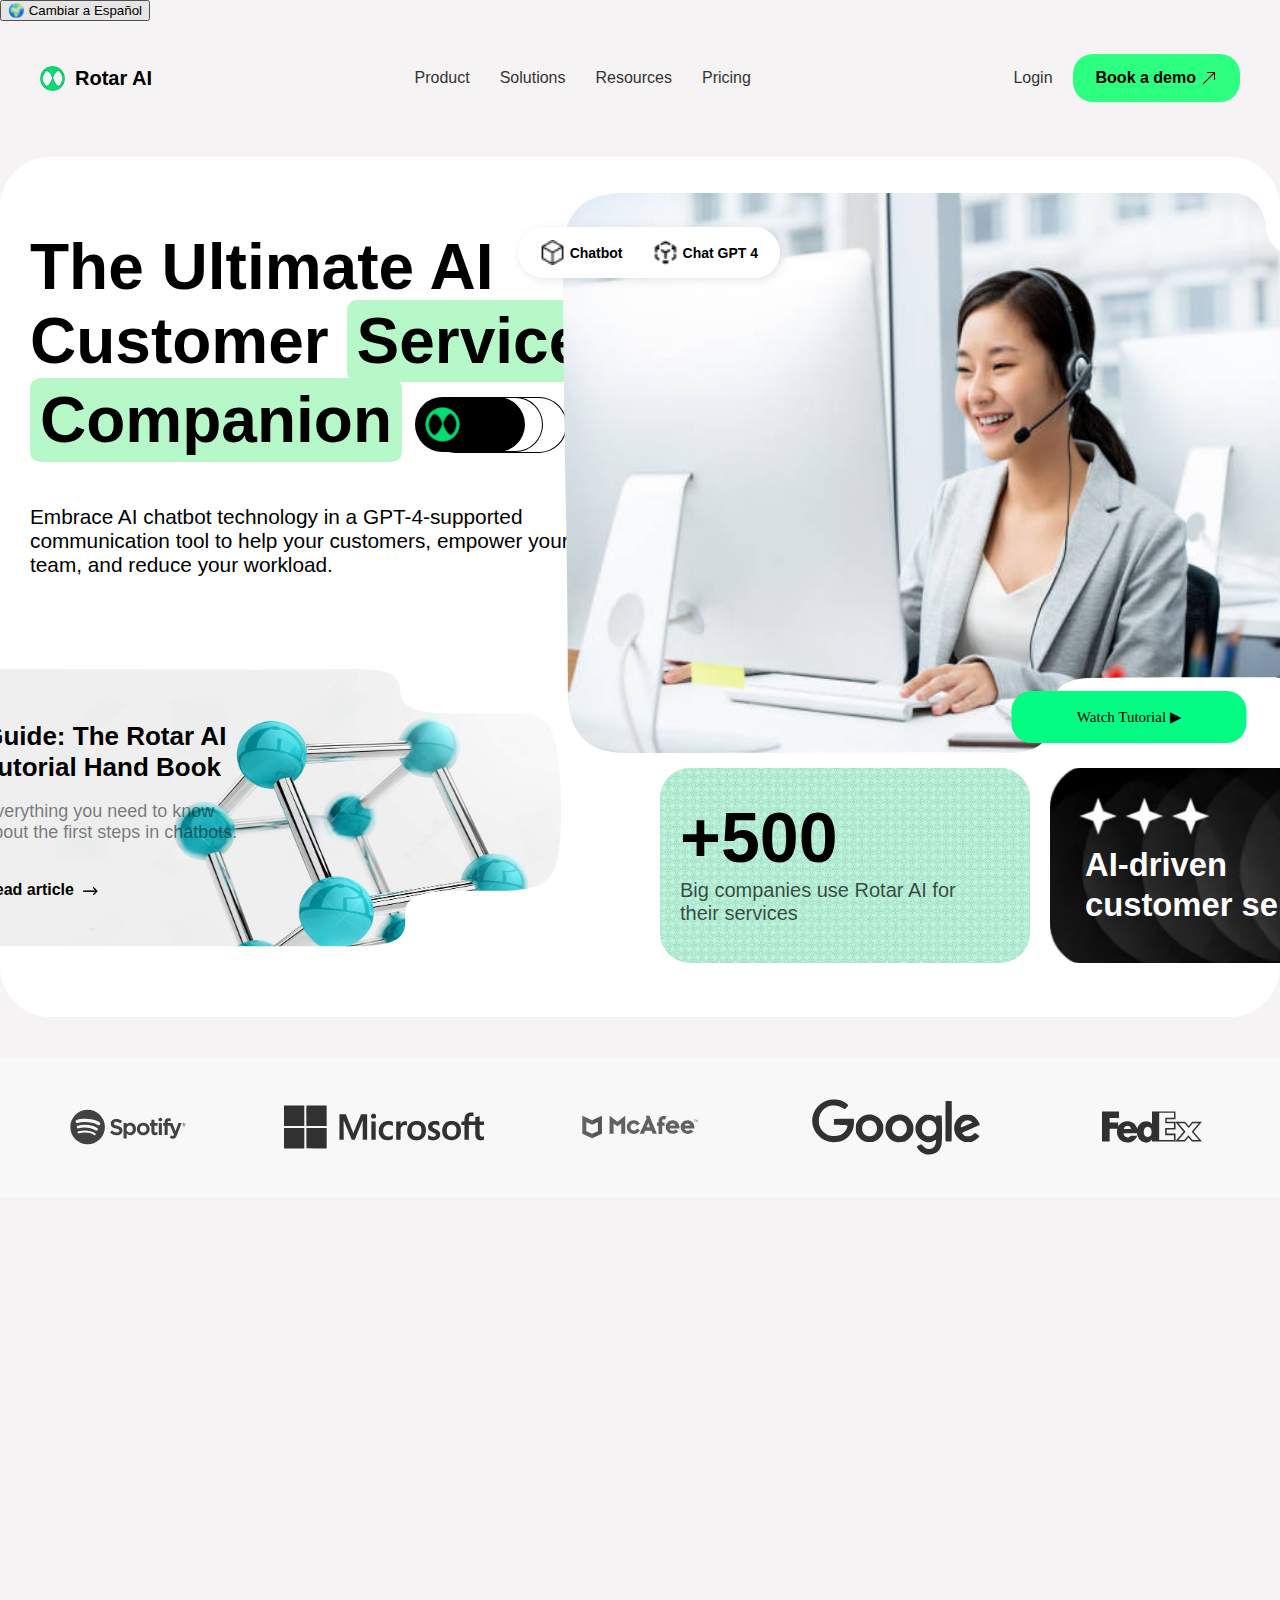
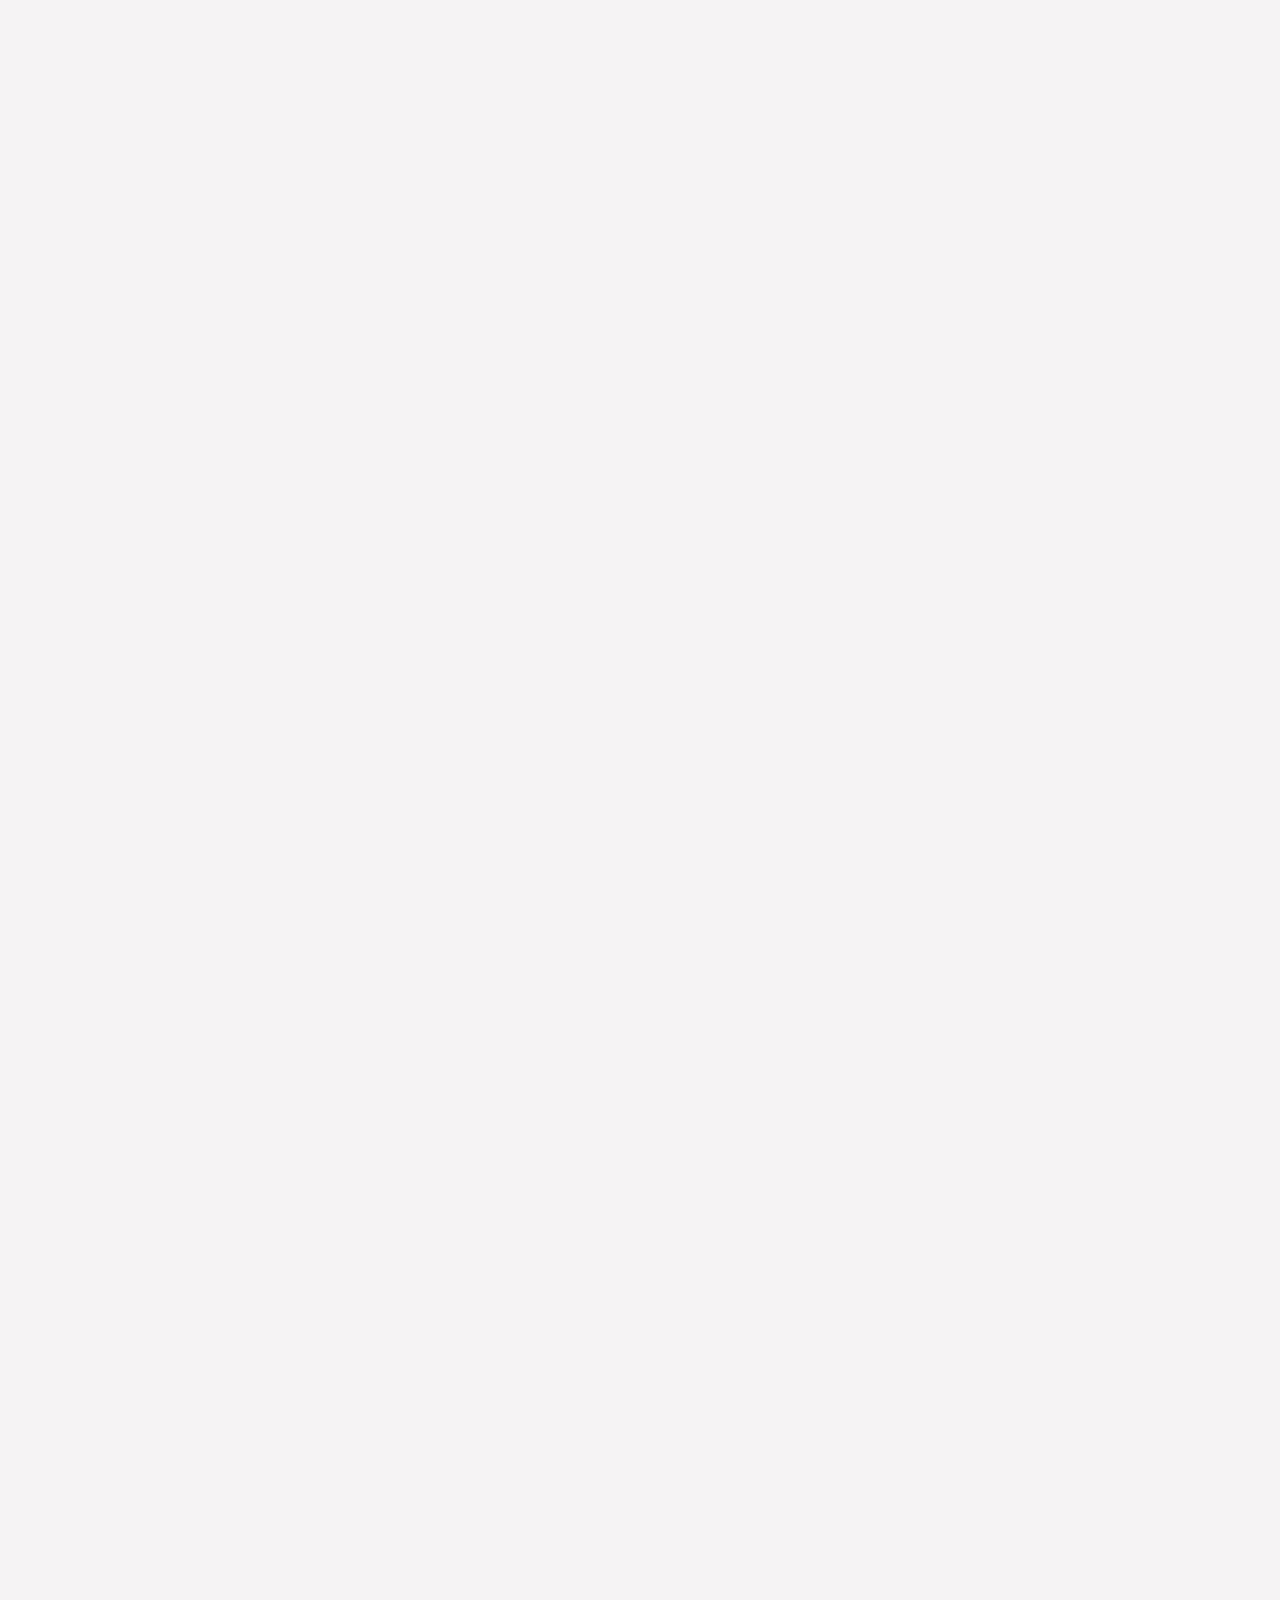
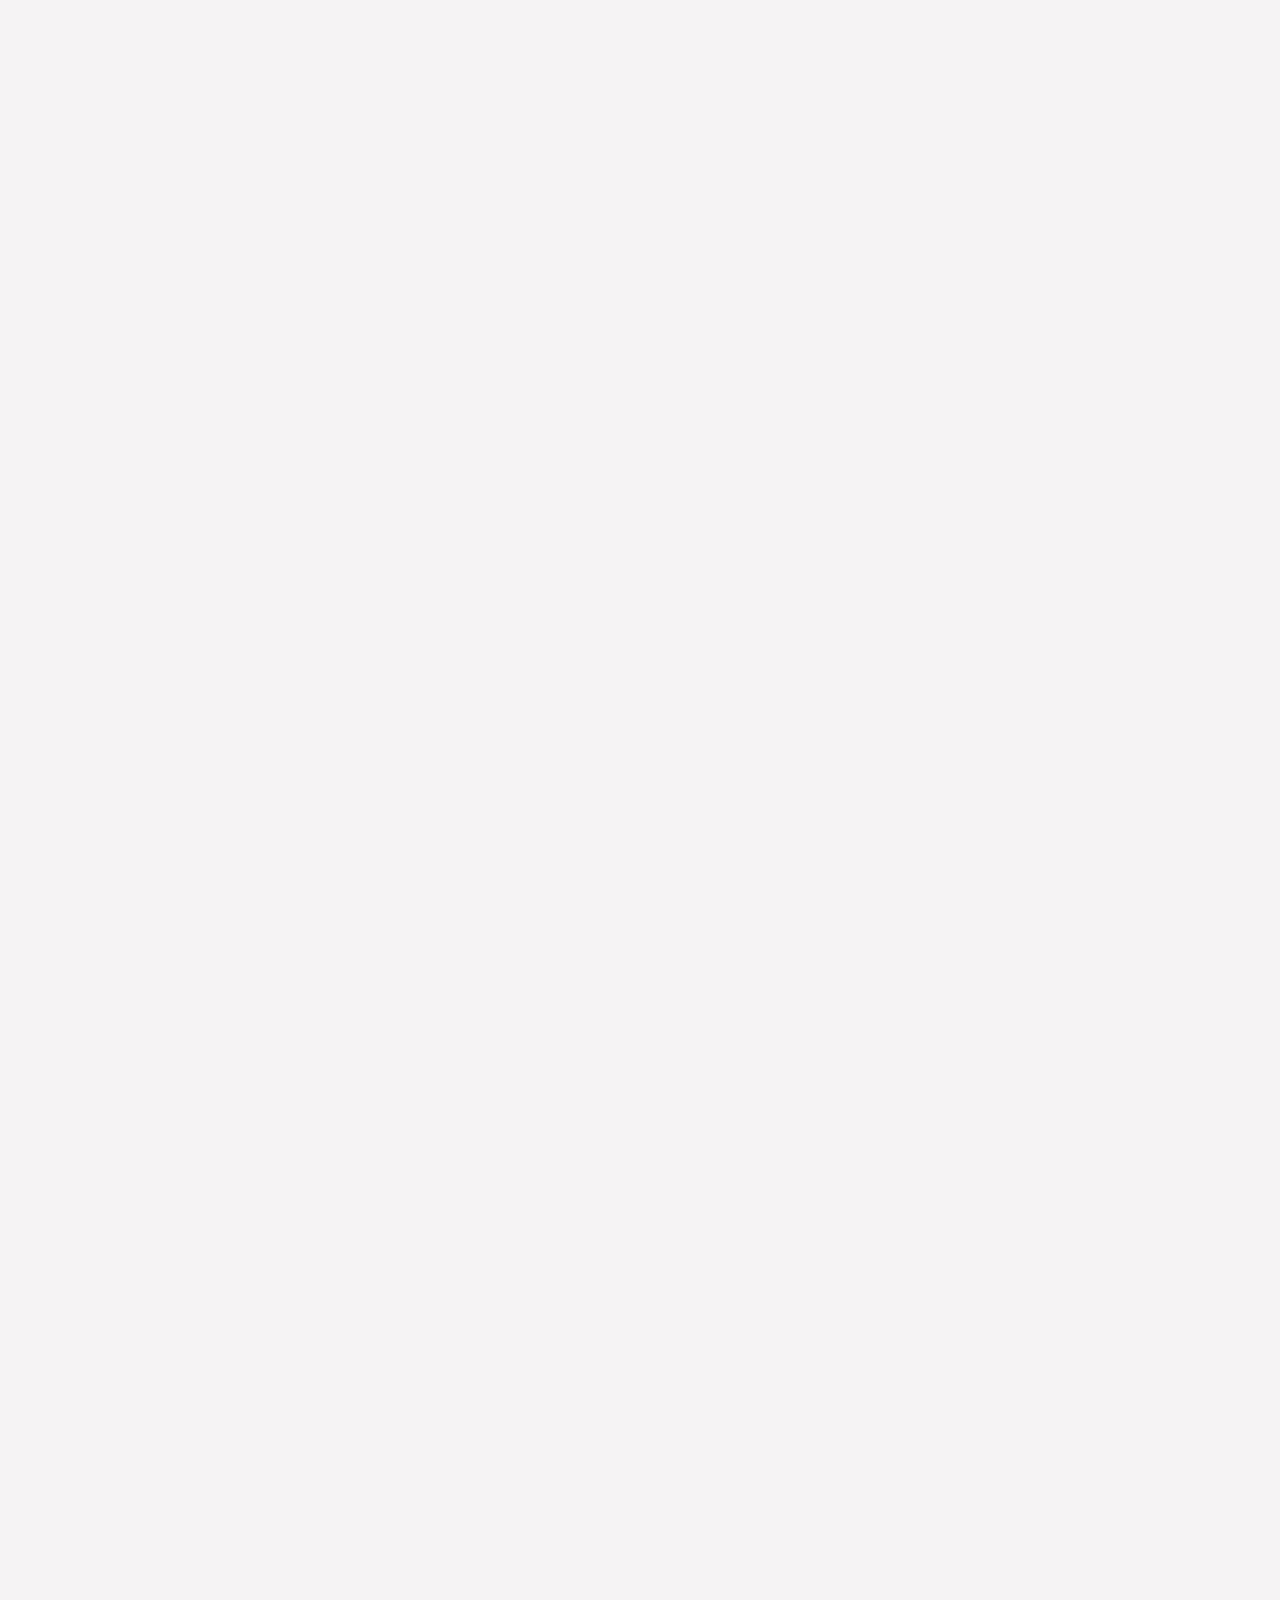
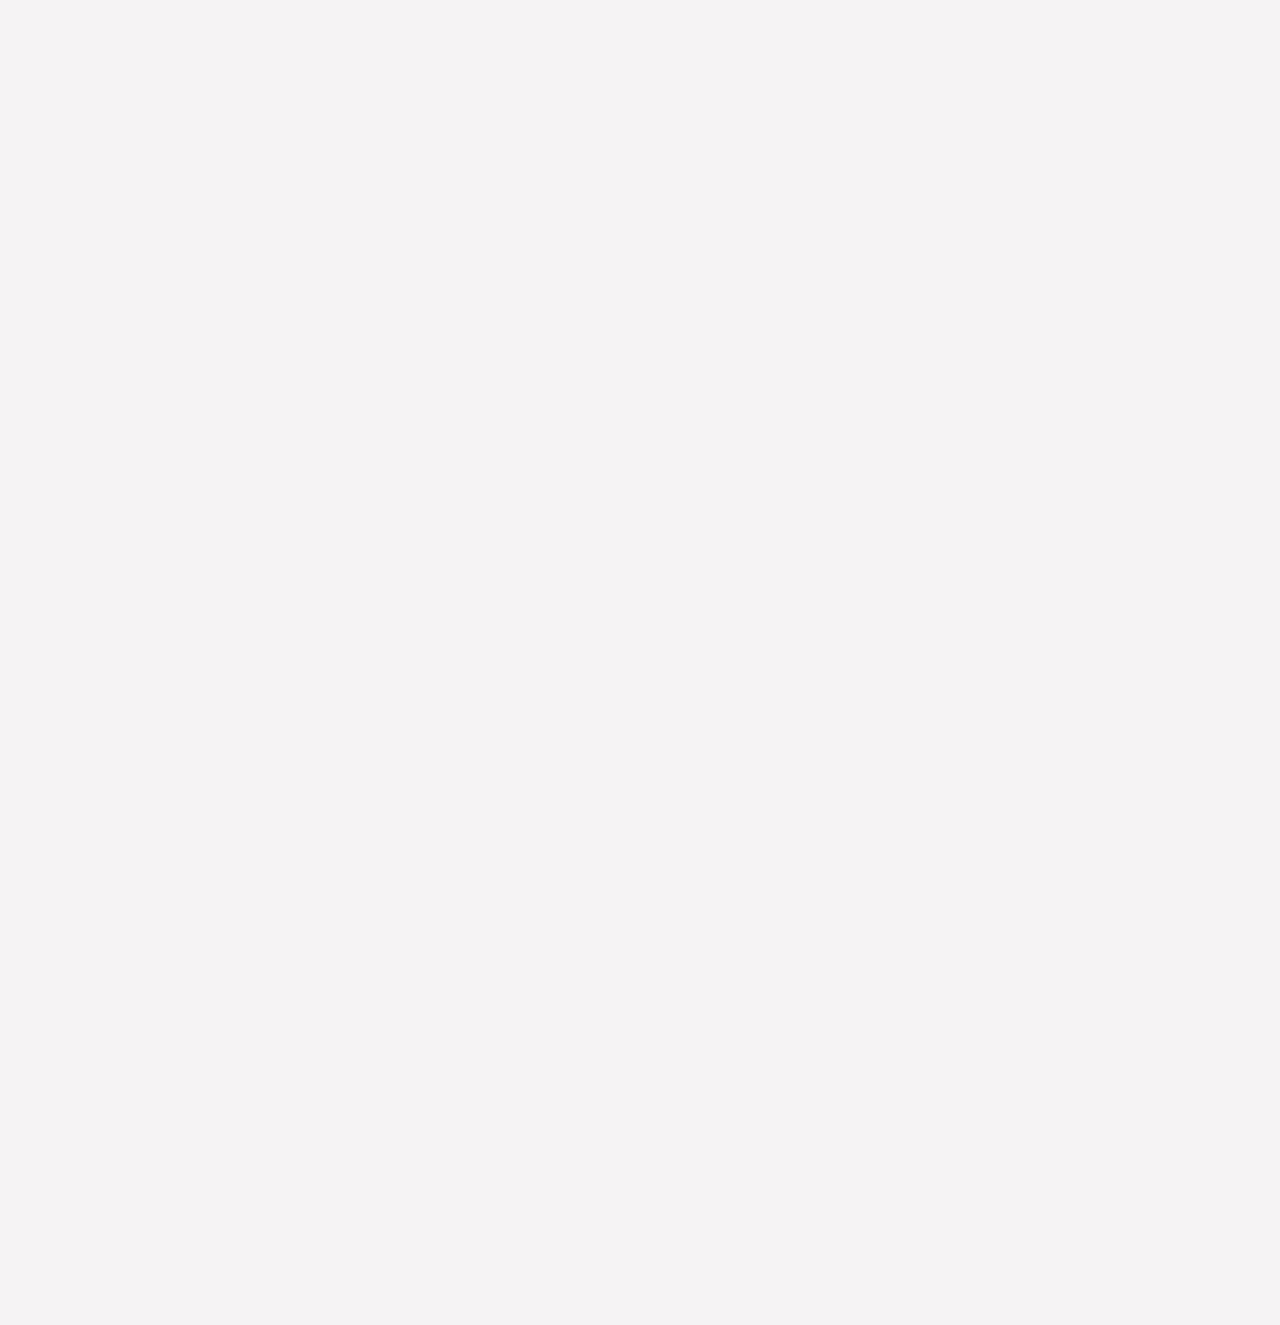
<file: pagina_1.html>
<!DOCTYPE html>
<html lang="es">
<head>
    <meta charset="UTF-8">
    <meta name="viewport" content="width=device-width, initial-scale=1.0">
    <title>Navbar</title>
    <link rel="stylesheet" href="estilo.css">
    <script defer src="animacion.js"></script>

</head>
<body>
    <button id="translate-btn">🌍 Cambiar a Español</button>



    <!-- Definición del clip-path -->
    <svg width="0" height="0">
        <defs>
            <clipPath id="clip-custom" clipPathUnits="objectBoundingBox">
                <path d="M0.912651 0.0573776C0.912651 0.0573776 0.909518 0.00273227 0.870882 0H0.0804052C0.0355036 0 0 0.0232244 0 0.109291C0 0.414679 0.00626533 0.612921 0.00626533 0.892086C0.00626533 0.95766 0.028194 1 0.0804052 1C0.237863 1 0.414995 0.998644 0.560748 0.998644C0.689187 1.01367 0.586853 0.869154 0.683966 0.866129C0.727823 0.864763 0.819715 0.864763 0.922049 0.864763C0.922049 0.864763 0.998277 0.879791 0.998277 0.780063C0.998277 0.680335 1.00215 0.46257 0.998277 0.173499C0.997442 0.111203 0.952331 0.110657 0.952331 0.110657C0.912651 0.110657 0.912651 0.0573776 0.912651 0.0573776Z"/>
            </clipPath>
            <clipPath id="clip-rectangulo" clipPathUnits="objectBoundingBox">
                <path d="M0.663285 0C0.584496 0.0028013 0.210408 -8.54833e-09 0.0750243 0C-0.0189429 0 0.00198814 0.0521009 0.00198814 0.320449C0.00198814 0.554623 -0.0149349 0.6 0.0750243 0.6H0.663285C0.823644 0.6 0.663285 0.480002 0.823644 0.480002H0.912713C0.984858 0.471709 1 0.459945 1 0.289076C0.994211 0.103642 0.982186 0.0964569 0.912713 0.0964569H0.823644C0.663285 0.0964569 0.801823 0 0.663285 0Z"/>
            </clipPath>
            <clipPath id="clip-cuadrochat" clipPathUnits="objectBoundingBox">
                <path d="M0.0545871 0.0607278C0.122954 0.0632788 0.0630805 -0.00151715 0.123465 -0.00151708H0.219383H0.951526C0.951526 -0.00151708 0.973975 -0.00406815 0.988771 0.00613595C0.999485 0.0158298 0.999505 0.0312068 0.999485 0.0469523C0.999311 0.179146 0.998464 0.780848 0.998464 0.868381C0.998464 0.910218 0.997444 0.913789 0.949995 0.913789H0.764281C0.717342 0.913789 0.772444 0.997463 0.706628 0.997463L0.0397912 0.996503C0.0122402 0.996459 0.0086688 0.986748 0.0086688 0.986748C0.0086688 0.986748 0.00152588 0.977564 0.00152588 0.962768V0.100014C0.00152593 0.0484829 0.0163219 0.0607278 0.0545871 0.0607278Z"/>
            </clipPath>
            <clipPath id="clip-cuadro4" clipPathUnits="objectBoundingBox">
                <path d="M1.97307 0.97713C1.93916 1.00928 1.86604 0.998132 1.86604 0.998132H0.90673C0.90673 0.998132 0.845981 1.00264 0.809147 0.972676C0.772529 0.942889 0.772946 0.89058 0.772946 0.89058V0.518286C0.772946 0.518286 0.780855 0.457506 0.743042 0.42728C0.705665 0.397404 0.638375 0.408188 0.638375 0.408188H0.112683C0.112683 0.408188 0.0531755 0.418816 0.0174607 0.384005C0.000934461 0.354731 0.000934467 0.301273 0.000934467 0.301273V0.0887151C0.000934467 0.0887151 -0.0059124 0.0388355 0.0174607 0.0180747C0.0431111 -0.00470895 0.112683 0.000891831 0.112683 0.000891831H1.13023C1.13023 0.000891831 1.18377 -0.00591368 1.21365 0.0180746C1.24374 0.042238 1.23804 0.0887151 1.23804 0.0887151V0.214722C1.23804 0.214722 1.2323 0.262335 1.2648 0.289818C1.29878 0.318557 1.36396 0.312092 1.36396 0.312092H1.86604C1.86604 0.312092 1.93837 0.301505 1.97307 0.333093C2.00388 0.361151 1.99982 0.408188 1.99982 0.408188V0.905854C1.99982 0.905854 2.00199 0.949712 1.97307 0.97713Z"/>
            </clipPath>
        </defs>
    </svg>
    <nav class="navbar">
        <div class="nav-left">
            <img src="../imagenes/logo.png" alt="Rotar AI Logo" class="logo">
            <span class="brand-name">Rotar AI</span>
        </div>
        
        <ul class="menu">
            <li><a href="#">Product</a></li>
            <li><a href="#">Solutions</a></li>
            <li><a href="#">Resources</a></li>
            <li><a href="#">Pricing</a></li>
        </ul>

        <div class="nav-right">
            <a href="#" class="login">Login</a>
            <a href="#" class="btn-demo">
                Book a demo 
                <img src="../imagenes/flecha.png" alt="Flecha" class="icon-flecha">
            </a>
        </div>
    </nav>

    <!-- Contenedor principal -->
    <div class="recuadro hidden">
        <!-- Texto a la izquierda -->
        <div class="texto">
            <h1>
                The Ultimate AI Customer <span class="resaltado">Service</span>
                <div class="title-toggle-container">
                    <span class="resaltado">Companion</span>
                    <div class="toggle-container">
                        <div class="toggle-back"></div> 
                        <div class="toggle-middle"></div> 
                        <div class="toggle">
                            <img src="../imagenes/logo.png" class="toggle-circle">
                        </div>
                    </div>
                </div>
            </h1>
            <p>Embrace AI chatbot technology in a GPT-4-supported <br> communication tool to help your customers, empower your <br> team, and reduce your workload.</p>
        </div>
        <div class="tag-container">
            <div class="tag">
                <img src="imagenes/cuadra.png" alt="Chatbot Icon">
                Chatbot
            </div>
            <div class="tag">
                <img src="imagenes/cubo.png" alt="GPT-4 Icon">
                Chat GPT 4
            </div>
        </div>
        
        <div class="contenedor-molecula">
            <img src="imagenes/moleculas.JPG" class="rectangulo" style="clip-path: url(#clip-rectangulo); width: 380px; height: 210px;">
            <div class="texto-superpuesto">
                <h3>Guide: The Rotar AI <br> Tutorial Hand Book</h3>
                <p>Everything you need to know <br> about the first steps in chatbots.</p>
                <a href="#" class="boton-leer">
                    Read article
                    <img src="imagenes/flechaderecha.png" class="icono-flecha">
                </a>                
            </div>
        </div>

        <div class="contenedor">
            <img src="imagenes/señorita.jpg" class="imagen-curva" style="clip-path: url(#clip-custom); width: 350px; height: 350px;">
            <button class="boton-play">
                Watch Tutorial ▶
            </button>
        </div>   
        <div class="contenedor-rectangulonegro">
            <img src="imagenes/cuadronegro.jpg" class="rectangulo-negro">
            <div class="texto-rectangulo-negro">
                <h3>AI-driven<br>customer service</h3>
            </div>
        </div>

        <div class="contenedor-rectanguloverde">
            <img src="imagenes/fondo.JPG" class="rectangulo-verde">
            <div class="texto-rectangulo-verde">
                <h3>+500</h3>
                <p>Big companies use Rotar AI for<br>their services</p>
            </div>
        </div>
                    
    </div>
    
    <!-- Sección de logos de clientes -->
    <div class="clientes">
        <img src="imagenessvg/Spotify.svg" alt="Spotify">
        <img src="imagenessvg/Microsoft.svg" alt="Microsoft">
        <img src="imagenessvg/McAfee.svg" alt="McAfee">
        <img src="imagenessvg/Google.svg" alt="Google">
        <img src="imagenessvg/fedex.svg" alt="FedEx">
    </div>

    <section class="recuadro2 hidden">
        <h1>Deliver a high-<br>quality <span class="highlight">customer experience</span></h1>
        <p>Embrace AI chatbot technology in a GPT-4-supported <br>communication tool to help your customers, empower your <br>team, and reduce your workload.</p>
    

        <section class="chat-card">
            <div class="user-info">
                <img src="personas/chico.png" alt="User Profile" class="profile-pic">
                <span class="user-name">James Kokolomel</span>
            </div>
        
            <button class="reset-password">I've forgotten my password</button>
        
            <div class="bot-info">
                <div class="bot-icon-container">
                    <img src="imagenes/logo.png" alt="Bot Icon" class="bot-icon">
                </div>
                <span class="bot-name">Rotar Robot</span>
            </div>
            
            <div class="chat-box">
                <div class="bot-message">
                    <p>No worries, we've all been in a <br> melancholy situation like that. 
                    To reset <br> your password, go to the login page and <br>click on Forgot Password? 
                    Then, enter <br>the email address and follow it.</p>
                </div>
            </div>
        
            <div class="chat-footer">
                <h2>Boost conversations 96% with AI</h2>
                <p>Our AI-powered chatbots and automation tools are here to help.</p>
            </div>
        </section>

        <section class="live-chat-box">
            <div class="live-chat-title">
                <h2>Always accessible <br>with our live chat.</h2>
                <p>Enhance Communication with <br>Real-Time Live Chat.</p>
            </div>
        
            <div class="live-chat-messages">
                <div class="live-message">
                    <img src="personas/chico.png" alt="User Profile" class="live-avatar">
                    <div class="live-message-content"></div>
                </div>
                <div class="live-message">
                    <img src="personas/chica.png" alt="User Profile" class="live-avatar">
                    <div class="live-message-content"></div>
                </div>
            </div>
        </section>
        
        <section class="insights-section">
            <div class="insights-card">
                <div class="progress-circle">
                    <svg viewBox="0 0 100 100">
                        <circle class="bg-circle" cx="50" cy="50" r="45"></circle>
                        <circle class="fg-circle" cx="50" cy="50" r="45"></circle>
                    </svg>
                    <div class="percentage">12,5%</div>
                    <div class="subtext">CONVERSATION<br>EMPLOYEE</div>
                </div>
                <h2>Gain valuable insights from your audience</h2>
                <p>Statistics provide valuable insights into how customers interact with Rotar AI.</p>
            </div>
        </section>
        
        <section class="communication-section">
            <div class="communication-card">
                <h2>Centralize Your <br>Communication</h2>
                <p>Easily respond to chats from all <br>of your channels in one overview.</p>
                <div class="icons">
                    <img src="imagenes/whatsapp.png" alt="WhatsApp">
                    <img src="imagenes/mensajero.png" alt="Messenger">
                    <img src="imagenes/logo.png" alt="Central">
                    <img src="imagenes/gorjeo.png" alt="Twitter">
                    <img src="imagenes/instagram.png" alt="Instagram">
                </div>
            </div>
        </section>
        <section class="integration-section">
            <div class="integration-card">
                <img src="imagenes/cuadroblanco.jpg" class="cuadro-blanco">
                <div class="integration-icons">
                    <img src="imagenes/notion.svg" class="integration-icon integration-icon1">
                    <img src="imagenes/evernote.png" class="integration-icon integration-icon2">
                    <img src="imagenes/meet.png" class="integration-icon integration-icon3">
                    <img src="imagenes/teams.png" class="integration-icon integration-icon4">
                </div>
                <div class="text-content">
                    <h2>Automate your workflow with our integrations</h2>
                    <p>Connect Rotar AI with your customer service, sales, marketing, and <br>recruitment tools using our user-friendly API, webhooks, or Zapier <br>integration.</p>
                </div>
            </div>
        </section>
    </section>

    <section class="highlighted-section hidden">
        <div class="rounded-box">
            <p>Throughout your customer’s entire buying journey, Rotar AI allows you to delight them at every step of the way, from their first visit to the final purchase.</p>
            <button class="cta-button">Get Started ↗</button>
        </div>
    
        <div class="main-content">
            <h1>
                <span class="highlight">Redefining</span> Conversations <br>
                and <span class="highlight">Enhancing</span> User <br>experience
            </h1>
            <div class="icon-container"></div>
        </div>
    
        <div class="info-section">
            <div class="info-card">
                <h3>Engage</h3>
                <p>Reach out to visitors proactively using personalized <br> chatbot greetings. Turn website visits into sales <br>opportunities.</p>
            </div>
            <div class="info-card">
                <h3>Nurture</h3>
                <p>Lead customers to a sale through recommended <br>purchases and tailored offerings.</p>
            </div>
            <div class="info-card">
                <h3>Qualify</h3>
                <p>Generate and qualify prospects automatically. Transfer <br>high-intent leads to your sales reps in real-time to <br>shorten the sales cycle.</p>
            </div>
        </div>
    </section>

    <section class="chat-section hidden">
        <img src="fondos/fondo-azul.png" class="fondo">
        <div class="chat-container">
            
            <!-- Cabecera del chat -->
            <div class="chat-header">
                <div class="chat-icon-container">
                    <img src="imagenes/logo.png" alt="Rotar Robot" class="chat-icon">
                </div>
                <div class="chat-info">
                    <h2>Rotar Robot</h2>
                    <span class="status">Online</span>
                </div>
                <div class="chat-options">⋮</div>
            </div>
    
            <!-- Cuerpo del chat -->
            <div class="chat-body">
                <div class="message-container">
                    <div class="user-icon-container">
                        <img src="imagenes/logo.png" alt="User" class="user-icon">
                    </div>
                    <div class="message-box">
                        <h2>Rotar Robot</h2>
                        <p>No worries, we've all been in a melancholy situation like that. To reset your password, go to the login page and click on Forgot Password? Then, enter the email address and follow it.</p>
                    </div>
                </div>
            </div>
    
            <!-- Botones de acción -->
            <div class="chat-actions">
                <button class="chat-button">Solutions</button>
                <button class="chat-button">Services</button>
                <button class="chat-button">Book a Call</button>
                <button class="chat-button">Complain</button>
            </div>
    
            <!-- Campo de entrada -->
            <div class="chat-input">
                <span class="emoji">😊</span>
                <input type="text" placeholder="Type here">
                <span class="attachment">📎</span>
            </div>
        </div>
    </section>
    
    <section class="custom-container hidden">
        <div class="custom-text-section">
            <div class="custom-text-section">
                <h1>Use <span class="custom-highlight">templates</span><br> to get started <br> your project</h1>
            </div>
            
            <div class="custom-categories">
                <button class="custom-btn">E-Commerce</button>
                <button class="custom-btn">Education</button>
                <button class="custom-btn">Health Care</button>
                <button class="custom-btn">Financial</button>
                <button class="custom-btn">HR</button>
                <button class="custom-btn">Tourism</button>
            </div>
        </div>

        <div class="custom-cards-container">
            <!-- Tarjeta 1 -->
            <div class="custom-card">
                <div class="custom-card-image">
                    <img src="/fondos/fondoblanco.jpg" alt="Chatbot for Marketing" style="clip-path: url(#clip-cuadrochat); width: 280px; height: 280px;">
                    <div class="custom-chat-box">
                        <p class="custom-message">Great! Happy to help find the right plan for you 😊.<br>What are you looking to do with Rotar AI?</p>
                        <p class="custom-reply">Get more customers on my website page</p>
                    </div>
                </div>
                <h3>Chatbot for Marketing</h3>
                <p>Provide recommendations and process transactions in a chat.</p>
                <button class="custom-btn">Try template for free →</button>
            </div>

            <!-- Tarjeta 2 -->
            <div class="custom-card">
                <div class="custom-card-image">
                    <img src="/fondos/fondoceleste.png" alt="Chatbot for HR" style="clip-path: url(#clip-cuadrochat); width: 280px; height: 280px;">
                    <div class="custom-chat-box">
                        <p class="custom-message">You have qualified for the next round of interviews, Alvarez! Please let me know your availability ✨</p>
                        <p class="custom-reply">Any time between 2 to 5 PM tomorrow</p>
                    </div>
                </div>
                <h3>Chatbot for HR</h3>
                <p>Find talent and interact with candidates in an innovative way.</p>
                <button class="custom-btn">Try template for free →</button>
            </div>

            <!-- Tarjeta 3 -->
            <div class="custom-card">
                <div class="custom-card-image">
                    <img src="/fondos/fondorosa.jpg" alt="Chatbot for Sales" style="clip-path: url(#clip-cuadrochat); width: 280px; height: 280px;">
                    <div class="custom-chat-box">
                        <p class="custom-message">Great! Let’s optimize your process and increase conversions 🚀.</p>
                        <p class="custom-reply">Start automating my sales now</p>
                    </div>
                </div>
                <h3>Chatbot for Sales</h3>
                <p>Automate responses and increase conversions for your business.</p>
                <button class="custom-btn">Try template for free →</button>
            </div>
        </div>
    </section>
    <section class="hidden">
        <div class="testimonial-container">
            <img src="/cuadros/cuadroblanco.png" alt="cuadroblanco" class="background-frame"/>
            
            <div class="testimonial-content">
                <div class="testimonial-text">
                    <h1>What top-tier companies<br>tell about our product</h1>
                    <p>Join the growing number of businesses and companies that have experienced the transformative impact of our chatbot services.</p>
                </div>
    
                <div class="testimonial-body">
                    <div class="testimonial-card">
                        <img src="/personas/retratochico.jpg" alt="Mbida Messi" style="clip-path: url(#clip-cuadrochat); width: 520px; height: 500px;">
                        <div class="testimonial-info">
                            
                            <h3>Mbida Messi</h3>
                            <p>Founder ERC Music Market Store</p>
                        </div>
                    </div>
    
                    <div class="testimonial-message">
                        <img src="/cuadros/testimoniocuadro.png" alt="cuadrodel estimonio" class="background-verde"/>
                            <div class="testimonial-tag">
                                <h3>Client Testimonial</h3>
                                <p>I was amazed by the level of assistance I received from the AI Chatbot provided by ROTAR AI. It quickly understood my questions and provided accurate and helpful responses.</p>
                            </div>
                            <div class="fondocirculolinea">
                                <img src="/imagenes/comillas.png" class="fondocirculo">
                            </div>
                    </div>
    
                    <div class="testimonial-nav">
                        <button class="nav-button">1 / 4</button>
                        <button class="more-testimonials">See more testimonial </button>
                    </div>
                </div>
            </div>
        </div>
    </section>

    <section>
        <div class="custom-banner hidden">
            <img src="/cuadros/sextocuadro.png" alt="sextocuadro" class="sextocuadro">
            <div class="content">
                <h1>Take control of your productivity <br> with a GPT-4 chatbot now</h1>
                <p>Transform your Customer Service with Rotar’s AI and <br> GPT-4 Powered Chatbot Solution. Try it free now.</p>
                <div class="button-container">
                    <button class="btn black">Book a Demo →</button>
                    <button class="btn outline">Contact Us 📞</button>
                </div>
            </div>
        </div>
    </section>
    
    <footer class="footer hidden">
        <div class="footer-container">
            <div class="footer-links">
                <div>
                    <h3>Company</h3>
                    <ul>
                        <li><a href="#">About Rotar AI</a></li>
                        <li><a href="#">Pricing</a></li>
                        <li><a href="#">Demo</a></li>
                    </ul>
                </div>
                <div>
                    <h3>Resources</h3>
                    <ul>
                        <li><a href="#">Blog</a></li>
                        <li><a href="#">Events</a></li>
                        <li><a href="#">Tool Library</a></li>
                    </ul>
                </div>
                <div>
                    <h3>Legal</h3>
                    <ul>
                        <li><a href="#">Terms of Use</a></li>
                        <li><a href="#">Privacy Policy</a></li>
                    </ul>
                </div>
                <div class="company-info">
                    <h2>Rotar AI</h2>
                    <p>We are at the forefront of AI chatbot development, revolutionizing the way businesses engage with their customers.</p>
                </div>
            </div>
            <hr>
            <div class="footer-bottom">
                <div class="social-links">
                    <button>Instagram</button>
                    <button>LinkedIn</button>
                    <button>Twitter</button>
                    <button>Github</button>
                </div>
                <div class="copyright">
                    <span>⚫ Rotar AI. All Rights Reserved</span>
                </div>
            </div>
        </div>
    </footer>
    
</body>
<script src="animacion.js"></script>

</html>
</file>
<file: estilo.css>
/* Reset básico */
body {
    margin: 0;
    font-family: Arial, sans-serif;
    background-color: #f5f3f3;
}

/* Navbar principal */
.navbar {
    display: flex;
    justify-content: space-between;
    align-items: center;
    padding: 15px 40px;
}

/* Logo y nombre */
.nav-left {
    display: flex;
    align-items: center;
    gap: 10px;
}

.logo {
    width: 25px;
}

.brand-name {
    font-size: 20px;
    font-weight: bold;
    font-family: Helvetica;
}

/* Menú central */
.menu {
    display: flex;
    list-style: none;
    gap: 30px;
    padding: 0;
    margin: 0;
}

.menu a {
    text-decoration: none;
    color: #333;
    font-size: 16px;
    font-weight: 500;
}

.menu a:hover {
    color: #007bff;
}

/* Sección derecha (Login + Botón) */
.nav-right {
    display: flex;
    align-items: center;
    gap: 20px;
}

/* Login */
.login {
    text-decoration: none;
    color: #333;
    font-size: 16px;
}

/* Botón "Book a demo" */
.btn-demo {
    background-color: #2dff81;
    color: black;
    font-weight: bold;
    padding: 15px 23px;
    border-radius: 20px;
    text-decoration: none;
    display: flex;
    align-items: center;
    justify-content: center;
    gap: 5px;
    border: none;
    cursor: pointer;
}

/* Imagen dentro del botón */
.icon-flecha {
    width: 16px;
    height: auto;
}

.btn-demo:hover {
    background-color: #00cc55;
}

/* Contenedor principal */
.recuadro {
    background-color: white;
    padding: 30px;
    border-radius: 50px;
    max-width: 1400px;
    margin: 40px auto;
    align-items: flex-start;
    gap: 0px;
    min-height: 800px;
}

/* Título con resaltado */
h1 {
    font-size: 50px;
}

.resaltado {
    background-color: #b7f8c9;
    padding: 5px 10px;
    border-radius: 10px;
}
.title-toggle-container {
    display: inline-flex;
    align-items: center;
    gap: 5px; /* Reduce el espacio entre texto y toggle */
}

.toggle-container {
    display: flex;
    align-items: center;
    justify-content: center; /* Centrar */
    position: relative; /* 🔥 Asegurar que todo sea relativo a este */
    width: 60px;
    height: 30px;
}


.toggle-back, .toggle-middle, .toggle {
    width: 100px;
    height: 45px;
    border-radius: 50px;
    position: absolute;
}

/* Capa trasera */
.toggle-back {
    top: -25%;
    width: 130px;
    height: 54px;
    border: 1px solid black;
    border-left-width: 9px;  /* Engorda más del lado izquierdo */
    border-radius: 50px;
    position: absolute;
    left: 20px;
    z-index: 0;
}

/* Capa del medio */
.toggle-middle {
    top: -25%;
    width: 86px;
    height: 53px;
    border: 1px solid black;
    border-left-width: 9px; /* Un poco menos gordo que el back */
    border-radius: 50px;
    position: absolute;
    left: 40px;
    z-index: 1;
}

/* Toggle principal (Negro con logo) */
.toggle {
    top: -25%;
    left: 8px;
    background: black;
    display: flex;
    align-items: center;
    justify-content: flex-start;
    padding: 5px;
    z-index: 2;
}

/* Imagen dentro del toggle */
.toggle-circle {
    width: 35px;
    height: 35px;
    border-radius: 50%;
    left: 5px;
    position: relative;
    z-index: 2;
}
.imagen-curva {
    margin-top: -300px;
    clip-path: url(#clip-custom);
    transform: scaleX(2.2) scaleY(1.6) translateX(140px); /* Mueve la imagen a la izquierda */
    width: 100%; /* Se adapta al contenedor */
    max-width: 1000px; /* Limita el tamaño máximo */
    height: auto; /* Mantiene la proporción */
    display: block; /* Evita espacios extra */
}
.contenedor {
    position: relative;
    display: flex;
    flex-direction: column;
    align-items: center;
}
.texto h1{
    flex: 1; /* Hace que el texto se ajuste automáticamente */
    max-width: 50%; /* Ajusta el ancho máximo del texto */
    font-size: 4rem; /* Ajusta el tamaño del texto */
}
.texto p{
    flex: 1; /* Hace que el texto se ajuste automáticamente */
    max-width: 50%; /* Ajusta el ancho máximo del texto */
    font-size: 1.3rem; /* Ajusta el tamaño del texto */
}
.boton-play {
    background-color: #04fc84 ;
    color: rgb(0, 0, 0);
    border: none;
    padding: 17px 65px;
    font-size: 15px;
    font-family: "Arial Black"; /* Cambia la fuente aquí */
    border-radius: 20px;
    cursor: pointer;
    position: absolute;
    bottom: -95px; /* Ajusta la posición debajo de la imagen */
    left: 67%;
    transform: translateX(70%);
}

.rectangulo {
    clip-path: url(#clip-rectangulo);
    transform: scaleX(1.6) scaleY(2.2) translateX(-35px); /* Mueve la imagen a la izquierda */
    width: 100%; /* Se adapta al contenedor */
    max-width: 1000px; /* Limita el tamaño máximo */
    height: auto; /* Mantiene la proporción */
    display: block; /* Evita espacios extra */
}
.recuadro {
    position: relative; /* Contenedor padre */
}

.contenedor-molecula {
    position: absolute; /* Se ajusta dentro del contenedor */
    top: 74%;
    left: 50%;
    transform: translate(-136%, 1%); /* Centrar */
    max-width: 100%;
}

.texto-superpuesto {
    position: absolute;
    top: -110px; /* Ajusta la posición vertical */
    left: -150px; /* Ajusta la posición horizontal */
    padding: 10px;
    border-radius: 8px;
    width: 80%;
    font-family: sans-serif;
}

.texto-superpuesto h3 {
    font-size: 26px;
    font-weight: bold;
    color: black; /* Título sólido en negro */
    margin-bottom: 5px;
}

.texto-superpuesto p {  
    font-size: 18px;
    color: rgba(0, 0, 0, 0.5); /* Texto con opacidad */
}

.contenedor-rectangulonegro {
    position: relative;
    width: 370px; /* Ajusta según necesites */
    height: 195px; /* Ajusta según necesites */
    border-radius: 30px; /* Bordes redondeados */
    overflow: hidden; /* Evita que el contenido sobresalga */
    margin-left: 1020px; /* Ajusta el valor según lo que necesites */
    margin-top: 120px; /* Ajusta el valor según lo que necesites */
}

.rectangulo-negro {
    width: 100%;
    height: 100%;
    object-fit: cover; /* Asegura que la imagen se adapte bien */
    display: block;
}

.texto-rectangulo-negro {
    top: 45px;
    position: absolute;
    bottom: 15px; /* Ajusta la posición vertical */
    left: 35px; /* Ajusta la posición horizontal */
    color: white;
    font-family: Arial, sans-serif;
    font-size: 28px; /* Tamaño del texto */
    font-weight: normal; /* Texto más delgado */
    line-height: 1.2; /* Espaciado entre líneas */
}


.contenedor-rectanguloverde {
    position: relative;
    width: 370px; /* Ajusta según necesites */
    height: 195px; /* Ajusta según necesites */
    border-radius: 30px; /* Bordes redondeados */
    overflow: hidden; /* Evita que el contenido sobresalga */
    margin-left: 630px; /* Ajusta la posición horizontal */
    margin-top: -195px; /* Ajusta la posición vertical */
}

.rectangulo-verde {
    width: 100%;
    height: 100%;
    object-fit: cover; /* Ajusta la imagen al tamaño del div */
    display: block;
}

.texto-rectangulo-verde {
    position: absolute;
    top: 30%;
    left: 20px; /* Mueve el texto más a la izquierda */
    transform: translateY(-50%); /* Solo centra verticalmente */
    color: black; /* Texto en negro */
    text-align: left;
    font-family: Arial, sans-serif;
}

.texto-rectangulo-verde h3 {
    font-size: 70px; /* Tamaño del número */
    font-weight: bold;
    margin-bottom: 1px; /* Espacio entre título y descripción */
}

.texto-rectangulo-verde p {
    font-size: 20px; /* Tamaño de la descripción */
    font-weight: normal;
    color: rgba(0, 0, 0, 0.7); /* Color gris oscuro */
    margin: 0; /* Elimina el margen extra */
}

/*logo de los cubos*/
.tag-container {
    position: absolute;
    top: 70px;
    right: 500px;
    display: flex;
    align-items: center;
    gap: 10px;
    background-color: white;
    padding: 8px 12px;
    border-radius: 50px;
    box-shadow: 2px 2px 10px rgba(0, 0, 0, 0.1);
    width: fit-content;
    z-index: 1000; /* Asegura que el contenedor esté por encima de la imagen */
}

.tag {
    display: flex;
    align-items: center;
    gap: 5px;
    background-color: white;
    padding: 5px 10px;
    border-radius: 20px;
    font-size: 14px;
    font-weight: bold;
    z-index: 1001; /* Asegura que las etiquetas estén aún más arriba */
}

.tag img {
    width: 25px;
    height: 25px;
}

.boton-leer {
    padding-top: 20px;
    display: flex;
    align-items: flex-end; /* Alinea el contenido en la parte inferior */
    gap: 8px;
    text-decoration: none;
    color: #000;
    font-weight: bold;
}


.icono-flecha {
    width: 16px;
    height: 16px;
}

.clientes {
    display: flex;
    justify-content: space-around;
    align-items: center;
    padding: 20px 0;
    background-color: #f8f8f8; /* Opcional, ajusta si es necesario */
}

.clientes img {
    width: 250px;
    max-height: 100px;
    object-fit: contain;
    filter: grayscale(100%);
    opacity: 0.8;
}

.recuadro2 {
    background-color: white;
    padding: 30px;
    border-radius: 50px;
    max-width: 1400px;
    margin: 40px auto;
    align-items: flex-start;
    gap: 0px;
    height: 1000px; /* Permite que la altura se ajuste al contenido */
    display: flex;
    flex-direction: column;
}


.recuadro2 h1 {
    flex: 1; /* Hace que el texto se ajuste automáticamente */
    max-width: 50%; /* Ajusta el ancho máximo del texto */
    font-size: 4rem; /* Ajusta el tamaño del texto */
    margin-top: 25px; /* Ajusta la posición vertical */
    margin-left: 30px; /* Ajusta la posición horizontal */
}

.highlight {
    background-color: #b7f8c9;
    padding: 5px 10px;
    border-radius: 10px;
    display: inline; /* Asegura que el fondo respete el tamaño del texto */
    line-height: 1.2; /* Reduce el espacio entre líneas */
}

.recuadro2 p{
    flex: 1; /* Hace que el texto se ajuste automáticamente */
    max-width: 50%; /* Ajusta el ancho máximo del texto */
    font-size: 1.3rem; /* Ajusta el tamaño del texto */
    margin-top: 40px; /* Ajusta la posición vertical */
    margin-left: 30px; /* Ajusta la posición horizontal */
}

/* Contenedor del chat */
.chat-card {
    background-color: #f9f9f9;
    border-radius: 20px;
    padding: 20px;
    max-width: 300px;
    box-shadow: 0 4px 10px rgba(0, 0, 0, 0.1);
    font-family: Arial, sans-serif;
    margin-left: 630px; /* Ajusta la posición horizontal */
    margin-top: -330px; /* Ajusta la posición vertical */
}

/* Información del usuario */
.user-info {
    display: flex;
    align-items: center;
    gap: 10px;
    margin-top: 5px;
    margin-bottom: 15px;
    margin-left: 125px; /* Ajusta la posición horizontal */
}

.profile-pic {
    width: 35px;
    height: 35px;
    border-radius: 50%;
    object-fit: cover;
}

/* Botón verde */
.reset-password {
    background-color: #00d26a;
    color: rgb(0, 0, 0);
    border: none;
    padding: 20px;
    width: 80%;
    font-size: 14px;
    border-radius: 10px;
    margin-left: 60px;
    cursor: pointer;
    font-weight: bold;
}

.reset-password:hover {
    background-color: #00b85c;
}

/* Chat Box */
.chat-box {
    background-color: white;
    border-radius: 15px;
    padding: -30px;
    margin-top: 15px;
    box-shadow: 0 2px 5px rgba(0, 0, 0, 0.1);
}
.bot-message {
    background-color: rgb(255, 255, 255); /* Fondo gris claro */
    border-radius: 12px; /* Bordes más redondeados */
    height: 90px;

    padding: 15px;
    box-shadow: none; /* Eliminar sombras para un diseño más limpio */
}

.bot-message p {
    font-size: 14px;
    max-width: 95%;
    margin-top: 3px;
    margin-left: 10px;
    color: rgba(0, 0, 0, 0.7); /* Negro con opacidad del 70% */
    line-height: 1.3; /* Mayor espaciado entre líneas para mejor lectura */
    font-weight: 400; /* Ajustar grosor de la letra */
}


/* Bot Información */
.bot-info {
    display: flex;
    align-items: center;
    gap: 8px;
    margin-bottom: 10px;
}
.bot-icon-container {
    width: 35px; /* Ajusta el tamaño del círculo */
    height: 35px;
    background-color: black; /* Color de fondo negro */
    border-radius: 50%; /* Hace que sea un círculo */
    margin-top: 15px;
    display: flex;
    justify-content: center;
    align-items: center;
}

.bot-icon {
    width: 22px; /* Ajusta el tamaño del icono */
    height: 22px;
}

.bot-name{
    font-size: 18px;
    margin-top: 15px;
    margin-left: 1px;
}
/* Pie del chat */
.chat-footer {
    margin-top: 15px;
}

.chat-footer h2 {
    font-size: 27px;
    font-weight: bold;
    margin-left: 2px;
}

.chat-footer p {
    font-size: 20px;
    color: gray;
    max-width: 95%;
    margin-left: 2px;
    margin-top: -10px;
    line-height: 1.4;
}


/* Contenedor del chat */
.chat-card2 {
    background-color: #c0ffd8;
    margin-top: -538px;
    margin-left: 1030px;
    border-radius: 30px;
    padding: 20px;
    width: 300px;
    box-shadow: 0 4px 10px rgba(0, 0, 0, 0.1);
    font-family: Arial, sans-serif;
    position: relative; /* Necesario para el efecto de desvanecimiento */
}

/* Efecto de desvanecimiento en la parte inferior */
.chat-card2::after {
    content: "";
    position: absolute;
    bottom: 0;
    left: 0;
    width: 100%;
    height: 50px; /* Tamaño del efecto */
    background: linear-gradient(to bottom, rgba(192, 255, 216, 0) 0%, rgba(192, 255, 216, 1) 100%);
    border-radius: 30px; /* Para que el efecto se adapte a la caja */
    pointer-events: none; /* No afecta la interacción */
}

/* Estilo del título */
.titulo h2 {
    font-size: 29px;
    margin-top: 2px;
    margin-left: 2px;
}

.titulo p {
    font-size: 18px;
    color: rgba(0, 0, 0, 0.7);
    max-width: 100%; /* Asegura que el texto no se desborde */
    line-height: 1.3;
    margin-left: 2px;
    margin-top: -10px;

}
.live-chat-box {
    background-color: #c0ffd8; /* Color verde claro */
    border-radius: 30px;
    padding: 20px;
    width: 300px; /* Ajusta el ancho */
    height: 600px;
    box-shadow: 0 4px 10px rgba(0, 0, 0, 0.1);
    font-family: Arial, sans-serif;
    position: relative;
    margin-top: -538px;
    margin-left: 1030px;
}

.live-chat-title {

    width: 100%; /* Asegurar que ocupe todo el ancho del contenedor */
}

.live-chat-title h2 {
    font-size: 25px; /* Ajusta el tamaño del título */
    font-weight: bold;
}

.live-chat-title p {
    font-size: 20px;
    max-width: 90%; /* Evita que el texto se haga demasiado ancho */
    margin: 0 auto; /* Centra el párrafo */
}


/* Contenedor de los mensajes */
.live-chat-messages {
    display: flex;
    flex-direction: column;
    gap: 8px; /* Espaciado entre mensajes */
    margin-top: 10px;
}

/* Mensaje individual */
.live-message {
    display: flex;
    align-items: center;
    background-color: white;
    border-radius: 10px;
    padding: 10px;
    width: 270px;
    height: 70px;
    box-shadow: 0 4px 6px rgba(0, 0, 0, 0.1);
}

/* Imagen del usuario */
.live-avatar {
    width: 35px;
    height: 35px;
    border-radius: 50%;
}

/* Barra gris del mensaje */
.live-message-content {
    flex: 1;
    height: 14px;
    width: 70%;
    background-color: rgba(0, 0, 0, 0.1);
    border-radius: 10px;
    padding: 5px 10px;
}

/* Contenedor principal */
.insights-card {
    background-color: #00e676;
    color: black;
    border-radius: 20px;
    padding: 20px;
    width: 300px;
    text-align: center;
    font-family: Arial, sans-serif;
    box-shadow: 0 4px 10px rgba(0, 0, 0, 0.2);
    margin-top: 25px;
    margin-left: 1030px;
}


/* Contenedor del círculo de progreso */
.progress-circle {
    position: relative;
    width: 200px;
    height: 200px;
    margin: 0 auto;
}

/* SVG del círculo */
svg {
    transform: rotate(-90deg);
    width: 100%;
    height: 100%;
}

/* Círculo de fondo */
.bg-circle {
    fill: none;
    stroke: #e0e0e0;
    stroke-width: 10;
}

/* Círculo de progreso */
.fg-circle {
    fill: none;
    stroke: black;
    stroke-width: 10;
    stroke-dasharray: 283;
    stroke-dashoffset: calc(283 - (12.5 * 283) / 100);
    transition: stroke-dashoffset 1s ease-in-out;
}

/* Número del porcentaje */
.percentage {
    position: absolute;
    top: 45%;
    left: 50%;
    transform: translate(-50%, -50%);
    font-size: 45px;
    font-weight: bold;
}

/* Texto debajo del porcentaje */
.subtext {
    font-size: 14px;
    text-transform: uppercase;
    font-weight: bold;
    margin-top: -80px;
}

/* Título */
h2 {
    font-size: 28px;
    font-weight: bold;
    margin-top: 30px;
}

/* Párrafo */
.insights-card p {
    font-size: 20px;
    max-width: 120%; /* Permite que el texto tenga más espacio */
    line-height: 1.5; /* Asegura una mejor separación */
    margin-top: 10px;
    margin-left: 20px;
    color: rgba(0, 0, 0, 0.7);
    min-height: auto;
}


/* Estilos generales de la tarjeta */
.communication-card {
    background-color: black;
    color: white;
    border-radius: 50px;
    padding: 20px;
    width: 300px;
    height: 280px;
    text-align: center;
    font-family: Arial, sans-serif;
    box-shadow: 0 4px 10px rgba(0, 0, 0, 0.2);
    margin-top: -310px;
    margin-left: 630px;
}

/* Título */
.communication-card h2 {
    font-size: 25px;
    margin-left: 8px;
    margin-top: 9px;
    text-align: left;
}

/* Texto */
.communication-card p {
    font-size: 17px;
    margin-left: 8px;
    margin-top: -10px;
    color: rgba(255, 255, 255, 0.8);
    text-align: left;
    max-width: 100%;
}

/* Contenedor de iconos */
.icons {
    position: relative;
    width: 200px; /* Ajustar según el tamaño del diseño */
    height: 200px;
    margin-left: 20px; /* Para alineación con el texto */
}

/* Iconos individuales */
.icons img {
    width: 30px;
    height: 30px;
    border-radius: 50%;
    background-color: rgba(255, 255, 255, 0.1);
    padding: 15px;
    position: absolute;
    transition: transform 0.3s;
}

/* Icono central (más grande) */
.icons img:nth-child(3) { 
    width: 40px;  /* Aumentar tamaño */
    height: 40px;
    top: 30%; 
    left: 65%; 
    transform: translate(-50%, -50%); 
}

/* Iconos alrededor en forma de pentágono */
.icons img:nth-child(1) { 
    top: 5px; 
    left: 10%; 
    transform: translateX(-50%); /* Superior */
}

.icons img:nth-child(2) { 
    top: 56%; 
    left: 30px; 
    transform: translateY(-50%); /* Izquierda */
}

.icons img:nth-child(4) { 
    top: 55%; 
    right: -30px; 
    transform: translateY(-50%); /* Derecha */
}

.icons img:nth-child(5) { 
    bottom: 135px; 
    left: 120%; 
    transform: translateX(-50%); /* Inferior */
}

/* Efecto hover */
.icons img:hover {
    transform: scale(1.1);
}


.integration-section {
    display: flex;
    justify-content: center;
    align-items: center;
    margin-top: -50px;
}

.integration-card {
    position: relative;
    width: 600px;
    height: 500px;
    display: flex;
    flex-direction: column;
    align-items: center;
    text-align: center;
}

.cuadro-blanco {
    width: 580px;
    height: 450px;
    border-radius: 15px;
    margin-top: -400px;
    margin-left: 20px;
}

.integration-icons {
    position: absolute;
    top: -60%;
    left: 30%;
    display: flex;
    width: 40%;
    justify-content: center;
}

.integration-icon {
    border-radius: 50%;
    background-color: white;
    padding: 20px;
    box-shadow: 0px 4px 10px rgba(0, 0, 0, 0.1);
    position: absolute;
}

/* Tamaños individuales según la imagen de referencia */
.integration-icon1 {  /* Notion (pequeño) */
    width: 55px;
    height: 55px;
    top: -50px;
    left: -110px;
}

.integration-icon2 {  /* Evernote (pequeño) */
    width: 50px;
    height: 50px;
    top: -20px;
    right: -30px;
}

.integration-icon3 {  /* Google Meet (grande) */
    width: 80px;
    height: 80px;
    top: 60px;
    left: 10px;
}

.integration-icon4 {  /* Microsoft Teams (pequeño) */
    width: 65px;
    height: 65px;
    top: 50px;
    right: -160px;
}

.text-content {
    margin-top: 100px;
    padding: 10px;
    margin-top: -150px;
    margin-left: -50px;
}

/* Título */
.text-content h2 {
    font-size: 23px;
    margin-left: 70px;
    margin-top: 9px;
    text-align: left;
}

/* Texto */
.text-content p {
    font-size: 17px;
    margin-left: 70px;
    margin-top: -10px;
    color: rgba(66, 66, 66, 0.685);
    text-align: left;
    max-width: 100%;
}


.highlighted-section {

    display: flex;
    align-items: flex-start; /* Alinea los elementos en la parte superior */
    gap: 40px; /* Espacio entre la caja y el h1 */
}

.rounded-box {
    background: #f8f9fa;
    padding: 20px 25px;
    border-radius: 0px; /* Suaviza las esquinas */
    width: 400px; /* Establece un ancho fijo */
    min-height: 300px; /* Ajusta la altura mínima */
    margin-top: -40px;
    margin-left: -40px;
    box-shadow: none;
    display: flex;
    flex-direction: column;
    align-items: flex-start;
    flex-shrink: 0; /* Evita que la caja se reduzca */
}

.rounded-box p {
    font-size: 19px;
    color: #333;
    line-height: 1.4;
    margin-bottom: 15px;
    margin-left: 30px;
    margin-top: 60px;
    max-width: 100%; /* Asegura que el texto no sobresalga */
}

.cta-button {
    width: 100%; /* Hace que el botón ocupe todo el ancho */
    text-align: center;
    padding: 10px 0;
}



.cta-button {
    display: flex;
    align-items: center;
    justify-content: center;
    background: black;
    color: white;
    padding: 12px 20px; /* Reduce el padding para evitar que se vea demasiado grande */
    width: 100%; /* Ocupará todo el ancho disponible */
    max-width: 300px; /* Ajusta el ancho máximo para evitar que sea demasiado grande */
    border-radius: 25px;
    margin-left: 35px;
    border: none;
    font-size: 16px;
    cursor: pointer;
    transition: background 0.3s;
}


.cta-button:hover {
    background: #222;
}


.highlighted-section {
    margin-left: 120px;
    margin-top: 120px;
    display: grid;
    grid-template-columns: 1fr 1fr;
    gap: 20px;
    background: white;
    padding: 40px;
    border-radius: 40px;
    box-shadow: 0px;
    max-width: 1400px;

}

.text-content {
    display: flex;
    flex-direction: column;
    gap: 20px;
}

.cta-button {
    background: black;
    color: white;
    border: none;
    padding: 12px 24px;
    border-radius: 30px;
    cursor: pointer;
    font-size: 16px;
}

.main-content {
    display: flex;
    flex-direction: column;
    align-items: flex-start;
    margin-left: -250px;
    margin-top: -10px;
}

.main-content h1 {
    font-size: 60px;
}

.highlight {
    background-color: #bcfcdc ; /* Color verde resaltado */
    padding: 4px 8px;
    border-radius: 10px;
}

.icon-container {
    font-size: 32px;
    margin-top: 10px;
}

.info-section {
    display: flex;
    flex-direction: column;
    gap: 15px;
}

.info-card:first-child {
    background: #f8f9fa; /* Color de fondo solo para el primer cuadro */
    border-radius: 10px; /* Bordes redondeados */
    max-width: 500px;
    padding: 15px 20px;
    box-shadow: 0 4px 10px rgba(0, 0, 0, 0.1);
}

.info-card:not(:first-child) {
    background: none; /* Elimina el fondo de los demás */
    padding: 15px 20px;
}

.info-card h3 {
    font-size: 22px; /* Agranda el título */
    font-weight: bold;
}

.info-card p {
    font-size: 18px; /* Agranda el texto del párrafo */
    line-height: 1.6; /* Mejora la legibilidad */
}

.chat-container img {
    width: 100%;
    border-radius: 20px;
}
/*---------------------------------------------------------------*/
/* Sección del chat */
.chat-section {
    margin-top: -750PX;
    margin-left: 300px;
    display: flex;
    justify-content: center;
    align-items: center;
    width: 100%;
}

/* Contenedor principal */
.chat-container {
    background: white;
    border-radius: 20px;
    box-shadow: 0 4px 10px rgba(0, 0, 0, 0.1);
    width: 700px;
    padding: 20px;
    margin-left: -770px;
}
.fondo{
    margin-top: 30px;
    width: 800px;
    height: 600px;
    margin-left: -70px;
    border-radius: 30px;
}
/* Cabecera del chat */
.chat-header {
    display: flex;
    align-items: center;
    justify-content: space-between;
    padding: 10px;
}
.chat-header h2{
    margin-left: -00px;
    font-size: 24px;
    font-weight: bold;
}

/* Iconos del chat */
.chat-icon-container {
    width: 50px;  /* Tamaño fijo */
    height: 50px;
    display: flex;
    border-radius: 40%;
    background-color:  black;
    justify-content: center;
    align-items: center;
}

.user-icon-container {
    width: 50px;  /* Tamaño fijo */
    height: 50px;
    display: flex;
    margin-left: 30px;
    border-radius: 40%;
    background-color:  black;
    justify-content: center;
    align-items: center;
}

/* Tamaño correcto de los iconos */
.chat-icon {
    width: 40px; 
    height: 40px;
    border-radius: 50%;
    object-fit: cover; /* Evita que la imagen se deforme */
    flex-shrink: 0; /* Evita que se reduzca si el espacio cambia */
}

.user-icon {
    width: -10px; 
    height: -10px;
    border-radius: 40%;
    margin-left: 0px;


}

/* Información del chat */
.chat-info {
    flex-grow: 1;
    margin-left: 10px;
}

.chat-info h2 {
    font-size: 18px;
    margin-left: -200px;
    margin: 0;
}

.status {
    font-size: 12px;
    color: green;
}

/* Cuerpo del chat */
.chat-body {
    margin-top: 15px;
}

/* Mensajes */
.user-message {
    display: flex;
    align-items: flex-start;
    margin-bottom: 10px;
}
.user-message h2{
    font-size: 10px;

}
.user-message p{
    font-size: 18px;
    margin-left: -180px;
}

.message-box {
    background: rgba(255, 255, 255, 0.8); /* Fondo blanco semi-transparente */
    padding: 10px;
    border-radius: 10px;
    margin-left: 10px;
    flex-grow: 1;
    max-width: 80%;
}

.message-box h2{
    font-size: 25px;
    margin-top: -50px;
    margin-left: 60px;
}
/* Botones de acción */
.chat-actions {
    display: flex;
    justify-content: space-around;
    margin: 15px 0;
}

.chat-button {
    background: white;
    border: 1px solid #00bfa5;
    color: #00bfa5;
    padding: 8px 15px;
    border-radius: 20px;
    cursor: pointer;
    font-size: 14px;
    transition: 0.3s ease;
}

.chat-button:hover {
    background: #00bfa5;
    color: white;
}

/* Campo de entrada */
.chat-input {
    display: flex;
    align-items: center;
    background: #f4f4f4;
    padding: 10px;
    border-radius: 25px;
    justify-content: space-between;
}

.chat-input input {
    border: none;
    background: transparent;
    flex-grow: 1;
    padding: 5px;
    font-size: 14px;
    outline: none;
}

.emoji, .attachment {
    font-size: 20px;
    cursor: pointer;
    padding: 5px;
}


/*++++++++++++++++++++++++++++*/
/* Contenedor principal */
.template-section {
    padding: 50px;
    max-width: 1200px;
    margin: auto;
    display: flex;
    align-items: center;
    gap: 50px;
}

/* Información del título y categorías */
.template-info {
    flex: 1;
}

.template-info h1 {
    font-size: 40px;
    font-weight: bold;
}

.highlight {
    background-color: #b2f5ea;
    padding: 5px 10px;
    border-radius: 8px;
}

/* Categorías (botones) */
.categories {
    margin: 20px 0;
}

.categories button {
    border: 1px solid black;
    background: none;
    padding: 8px 15px;
    border-radius: 20px;
    font-size: 14px;
    cursor: pointer;
    margin: 5px;
}

/* Contenedor de tarjetas */
.template-container {
    flex: 2;
}

.template-cards {
    display: flex;
    justify-content: space-between;
    gap: 20px;
}

/* Estilos de cada tarjeta */
.card {
    background: white;
    border-radius: 15px;
    padding: 20px;
    width: 30%;
    box-shadow: 0 4px 10px rgba(0, 0, 0, 0.1);
    text-align: center;
}

.card img {
    width: 100%;
    border-radius: 10px;
}

.card h2 {
    font-size: 18px;
    margin: 10px 0;
}

.card p {
    font-size: 14px;
    color: #555;
}

/* Botón negro */
.black-button {
    background: black;
    color: white;
    padding: 10px 15px;
    border-radius: 20px;
    font-size: 14px;
    cursor: pointer;
    width: 100%;
    border: none;
    margin-top: 10px;
}

/*cuarto cuadro*/
/* Estilos generales */
.custom-container {
    display: flex;
    justify-content: space-between;
    align-items: center;
    padding: 50px;
    max-width: 1200px;
    margin: auto;
}

.custom-text-section {
    flex: 1;
    max-width: 500px; /* Ajusta el ancho para evitar que el texto se divida en demasiadas líneas */
}

.custom-text-section h1 {
    margin-top: 150px;
    font-size: 4rem;
    font-weight: bold;
    margin-left: -90px;
    line-height: 1.2; /* Reduce el espacio entre líneas */
    display: inline-block; /* Asegura que el título no se expanda a toda la línea */
    white-space: nowrap; /* Evita que el texto se divida en varias líneas */
}

.custom-highlight {
    background-color: #C5FFE1; /* Color verde pastel */
    padding: 5px 10px;
    border-radius: 10px;
    display: inline-block; /* Permite que el fondo solo cubra el texto */
}

/* Botones de categorías */
.custom-categories {
    margin-top: -10px;
    max-width: 500px;
    margin-left: -90px;
}

.custom-btn {
    background: white;
    border: 2px solid black;
    border-radius: 20px;
    padding: 8px 15px;
    font-size: 14px;
    font-weight: bold;
    cursor: pointer;
    margin: 5px;
    transition: all 0.3s;
}

.custom-btn:hover {
    background: black;
    color: white;
}

/* Contenedor de tarjetas */
.custom-cards-container {
    margin-top: 160px;
    display: flex;
    gap: 20px;
    flex: 2;
}

.custom-card {
    background: white;
    border-radius: 20px;
    margin-left: 100px;
    padding: 20px;
    box-shadow: 0px 4px 10px rgba(0, 0, 0, 0.1);
    width: 280px;
    text-align: center;
    overflow: hidden;
    position: relative;
}

/* Ajuste para la imagen de fondo */
.custom-card img {
    width: 100%;
    height: 150px; /* Ajusta según necesites */
    object-fit: cover;
    border-top-left-radius: 15px;
    border-top-right-radius: 15px;
    display: block;
}

/* Contenedor del chat, ahora dentro de la imagen */
.custom-chat-box {
    position: absolute;
    top: 65px; /* Ajusta la posición según sea necesario */
    left: 50%;
    transform: translateX(-50%);
    width: 80%;
}

/* Mensajes dentro del chat */

.custom-message, .custom-reply {

    background: white;
    padding: 10px;
    border-radius: 10px;
    box-shadow: 0px 2px 5px rgba(0, 0, 0, 0.1);
    font-size: 14px;
    text-align: left;
}

/* Ajuste especial para las respuestas en verde */

.custom-reply {
    font-size: 14px;
    background: #00C853; /* Color verde similar al ejemplo */
    color: white;
    padding: 10px;
    border-radius: 10px;
    font-weight: bold;
    text-align: center;
}


.custom-card h3 {
    margin-top: 10px;
    font-size: 18px;
}

.custom-card p {
    font-size: 14px;
    color: rgb(0, 0, 0);
    text-align: left; 
}

/* Botón de las tarjetas */
.custom-card .custom-btn {
    background: black;
    color: white;
    width: 100%;
    margin-top: 15px;
}

.custom-card .custom-btn:hover {
    background: #00ff88;
    color: black;
}
/* quinto cuadro*******************************************************************/

.testimonial-container {

    position: relative;
    width: 1490px;
    height: 1490px;
    display: flex;
    align-items: center;
    justify-content: center;
    margin: 0 auto; /* Centra el contenido */
}
.background-frame {
    margin-top: -190px;
    position: absolute;
    width: 100%;
    height: auto;
    left: 50%;
    top: 50%;
    transform: translate(-50%, -50%); /* Asegura que la imagen esté siempre centrada */

}

.testimonial-content {
    display: flex;
    flex-direction: column;
    width: 85%;
    padding: 40px;
    position: absolute;
}

.testimonial-text {
    
    text-align: left;
    margin-bottom: 20px;
}

.testimonial-text h1 {
    margin-top: -300PX;
    line-height: 1.5; /* Ajusta la altura entre líneas */
    margin-left: -50px;
    font-size: 4rem;
    font-weight: bold;
    color: #000;
}

.testimonial-text p {
    margin-top: -230px;
    margin-left: 900px;
    font-size: 1.5rem;
    color: #666;
    max-width: 1500px;
}

.testimonial-body {
    display: flex;
    gap: 20px;
    margin-top: 20px;
    align-items: center;
}


.background-verde{
    margin-top: -150px;
    margin-left: 200px;
    width: 850px;
}

.testimonial-nav {
    margin-left: -50px;
    display: flex;
    align-items: center;
    justify-content: space-between;
    width: 100px;
    margin-top: 400px; /* Ajuste para mejor alineación */
    padding: 10px 0;
    border-top: 3px solid #000000; /* Línea superior para separación */
}

.nav-button {
    margin-left: -800px;
    background: transparent; /* Fondo transparente */
    color: black;
    border: 1px solid black; /* Borde negro */
    padding: 10px 14px; /* Ajustar tamaño */
    border-radius: 50px; /* Bordes más redondeados */
    font-weight: bold;
}

.more-testimonials {

    background: black;
    color: white;
    border-radius: 50px; /* Bordes redondeados */
    padding: 10px 30px;
    font-weight: bold;
    display: flex;
    align-items: center;
    gap: 5px;
}

.more-testimonials::after {
    content: "↗"; /* Agrega el ícono de flecha */
    font-size: 14px;
}

.more-testimonials {
    background: black;
    color: white;
}
.testimonial-tag p{
    line-height: 1.2; /* Ajusta la altura entre líneas */
    max-width: 800px;
    text-align: left;
    margin-left: 230px;
    color: black;
    font-size: 40px;
    font-weight: bold;
}
.testimonial-tag h3{
    margin-top: -350px;
    margin-left: 290px;
    color: black;
    font-weight: bold;
}
/* Capa trasera */
.fondocirculo{
    width: 32px;
    height: 32px;
    margin-left: 20px;
    margin-top: 10px;
}
.fondocirculolinea {
    top: 13%;
    margin-left: 550px;
    width: 240px;
    height: 50px;
    border: 1px solid black;
    border-radius: 50px;
    position: absolute;
    left: 20px;
    z-index: 0;
}

.testimonial-card {
    position: relative;
    width: 280px; /* Ajusta según sea necesario */
    height: 280px;
    
}

.testimonial-card img {
    margin-top: -115px;
    margin-left: -90px;
    width: 100%;
    height: 100%;
    object-fit: cover; /* Ajusta la imagen sin distorsión */
    filter: brightness(0.7); /* Oscurece un poco la imagen */
}

.testimonial-info {
    line-height: 1.8; /* Ajusta la altura entre líneas */
    position: relative;
    margin-top: -120px;
    margin-left: -80px;
    bottom: 20px; /* Ajusta la posición del texto */
    left: 20px;
    color: white;
    text-shadow: 2px 2px 5px rgba(0, 0, 0, 0.7); /* Sombra para mejor visibilidad */

}

.testimonial-info h3 {
    font-size: 30px;
    font-weight: bold;
    margin-bottom: 5px; /* Reduce el espacio entre el título y el párrafo */
}

.testimonial-info p {
    font-size: 12px;
    margin: 0; /* Elimina el margen superior */
}


/************************sexto texto***************************************/
.custom-banner {

    position: relative;
    width: 80%;
    max-width: 1200px;
    height: 250px;
    display: flex;
    flex-direction: column;
    justify-content: center;
    align-items: flex-start;
    padding: 40px;
    margin: 0 auto;
    text-align: left;
}

.sextocuadro {
    margin-top: -400px;
    position: absolute;
    top: 0;
    right: -110px;
    width: 1470px;
    height: 500px;
    z-index: -1;
}

.content {
    max-width: 1500px;
    margin-top: -690px;
}

.content h1 {
    margin-left: -80px;
    font-size: 3.9rem;
    font-weight: bold;
    line-height: 1.7;
    margin-bottom: 10px;
}

.content p {
    margin-left: -75px;
    font-size: 16px;
    line-height: 1.9;
    margin-bottom: 20px;
}

.button-container {
    margin-top: -60px;
    display: flex;
    justify-content: flex-end; 
    gap: 15px; 
    width: 100%; 
}

.content {

    display: flex;
    flex-direction: column;
    align-items: flex-start; /* Asegura que el texto quede alineado a la izquierda */
    width: 1300px;
}


.btn {
    margin-left: 30px;
    padding: 12px 24px;
    font-size: 16px;
    font-weight: bold;
    border-radius: 25px;
    cursor: pointer;
    transition: all 0.3s ease;
    text-align: center; 
}


.btn.black {
    background: black;
    color: white;
    border: none;
}

.btn.black:hover {
    background: #333;
}

.btn.outline {
    background: transparent;
    border: 2px solid black;
    color: black;
}

.btn.outline:hover {
    background: black;
    color: white;
}
/************************************pie de pagina*************************************/
.footer {
    margin-top: -150px;
    margin-left: 130px;
    background-color: #111;
    color: white;
    padding: 40px 20px;
    width: 1430px;
    height: 300px;
    border-radius: 30px;
    max-width: 1500px;
}

.footer-container {
    padding: 30px 40px;
    border-radius: 20px;
}


.footer-links {
    display: flex;
    justify-content: space-between;
    flex-wrap: wrap;
}

.footer-links div {
    min-width: 150px;
}

.footer-links h3 {
    font-size: 16px;
    margin-bottom: 10px;
}

.footer-links ul {
    list-style: none;
    padding: 0;
}

.footer-links ul li {
    margin-bottom: 8px;
}

.footer-links ul li a {
    color: white;
    text-decoration: none;
    font-size: 14px;
    opacity: 0.7;
}

.company-info {
    max-width: 300px;
}

.company-info h2 {
    font-size:3rem ;
    font-weight: bold;
}
.company-info p {
    font-size:12px ;

}


hr {
    border: 0.5px solid rgba(255, 255, 255, 0.2);
}

.footer-bottom {
    border-top: 1px solid rgba(255, 255, 255, 0.2);
    padding-top: 20px;
    margin-top: 20px;
}


.social-links button {
    background: transparent;
    color: white;
    border: 1px solid white;
    padding: 8px 15px;
    border-radius: 20px;
    font-size: 14px;
    cursor: pointer;
    margin-right: 10px;
}

.social-links button:hover {
    background: white;
    color: black;
}

.copyright {
    flex-grow: 1;
    text-align: center;
}

/**************animacion************************/
/* Ocultar elementos inicialmente */
.hidden {
    opacity: 0;
    transform: translateY(30px);
    transition: opacity 0.8s ease-out, transform 0.8s ease-out;
}

/* Cuando entren en la vista, se mostrarán */
.show {
    opacity: 1;
    transform: translateY(0);
}
/* Oculta la barra flotante de Google Translate */
.goog-te-banner-frame {
    display: none !important;
}

/* Oculta el logo y otros elementos */
.goog-logo-link,
.goog-te-gadget span,
.goog-te-gadget-simple img {
    display: none !important;
}

/* Ajusta el botón para que se vea limpio */
#google_translate_element {
    display: inline-block;
    border: none;
}
</file>
